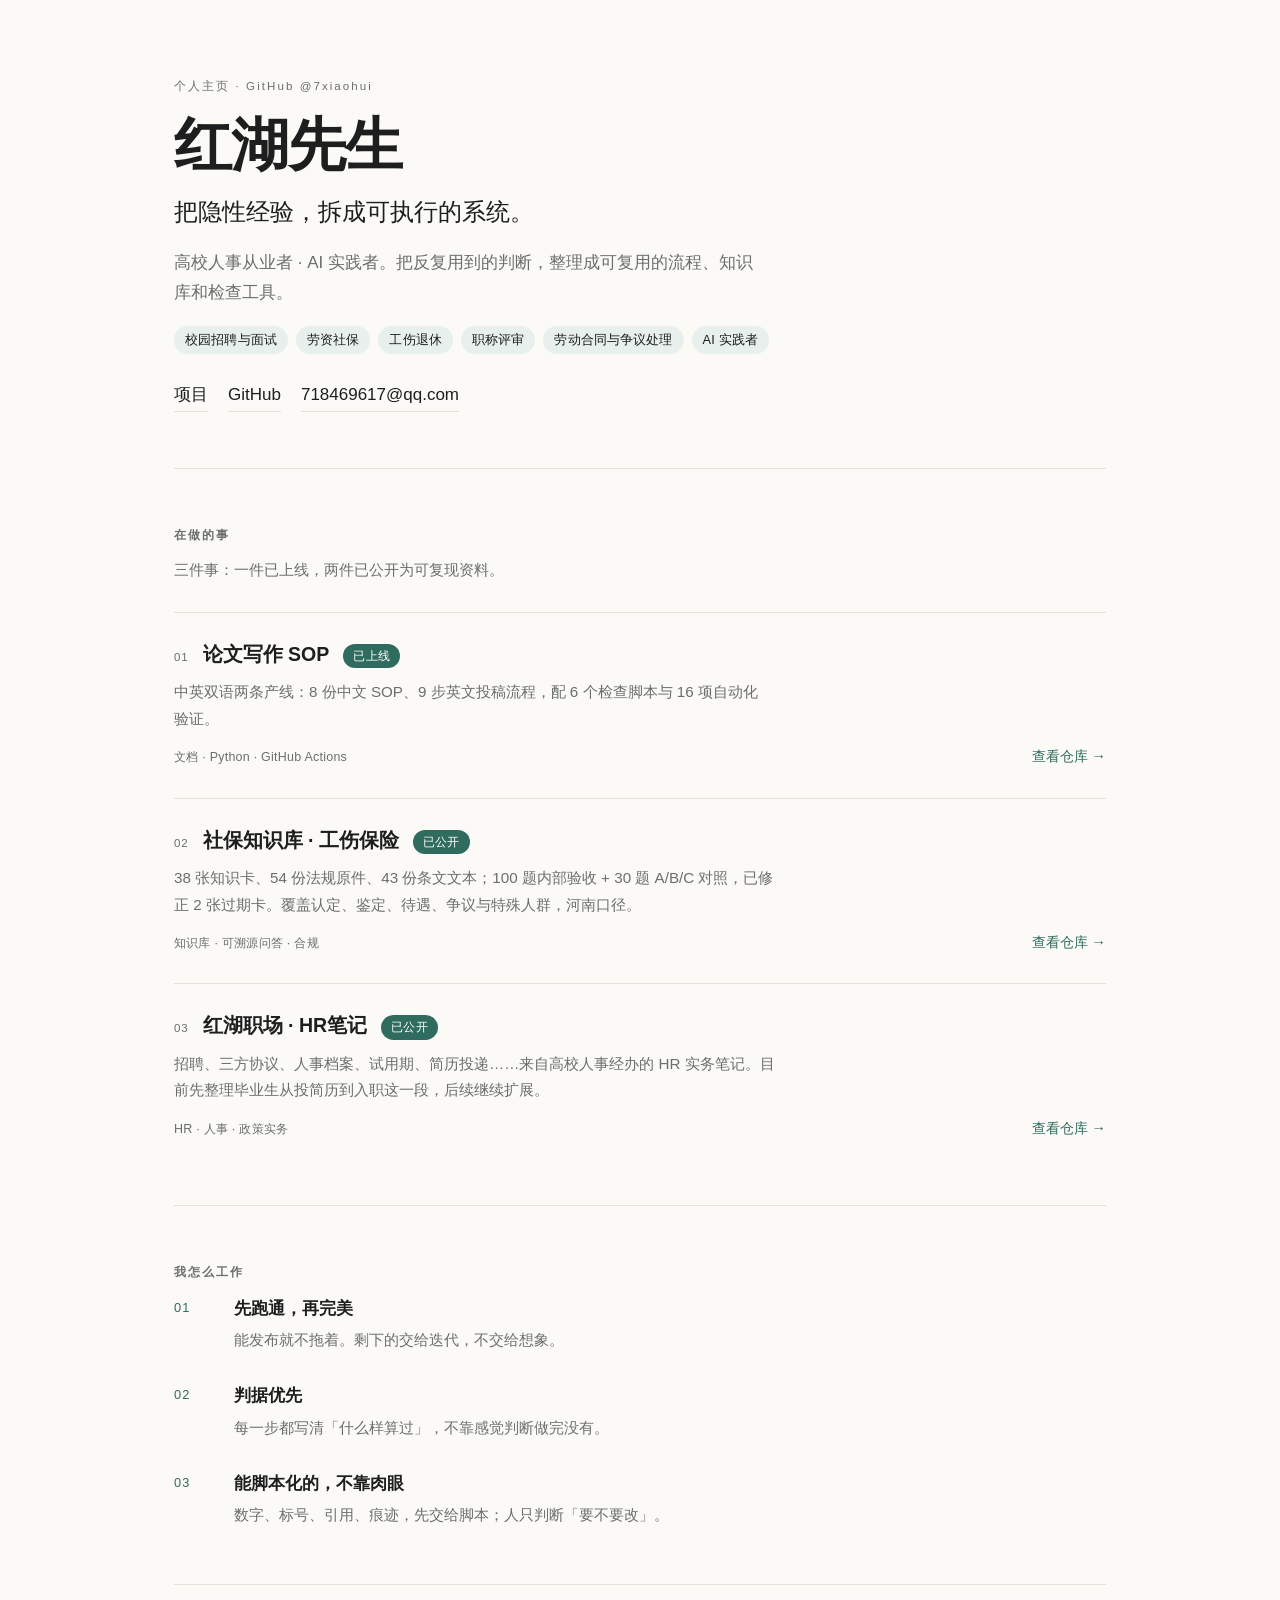
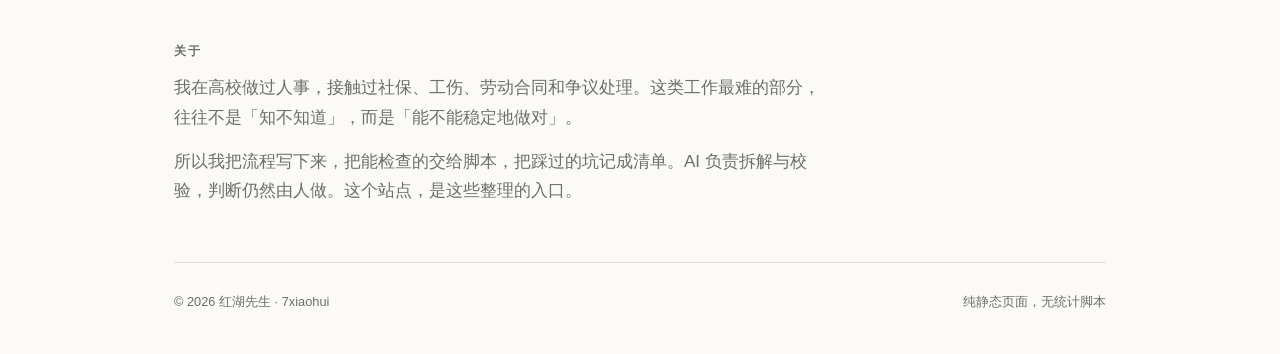
<file: index.html>
<!doctype html>
<html lang="zh-CN">
<head>
  <meta charset="utf-8">
  <meta name="viewport" content="width=device-width, initial-scale=1">
  <title>红湖先生 · 把隐性经验拆成可执行的系统</title>
  <meta name="description" content="红湖先生（GitHub @7xiaohui），高校人事从业者、AI 实践者。论文写作 SOP、河南工伤知识库与 HR笔记。">
  <meta name="theme-color" content="#fbfaf7" media="(prefers-color-scheme: light)">
  <meta name="theme-color" content="#141615" media="(prefers-color-scheme: dark)">
  <meta property="og:type" content="website">
  <meta property="og:locale" content="zh_CN">
  <meta property="og:title" content="红湖先生 · 把隐性经验拆成可执行的系统">
  <meta property="og:description" content="红湖先生（GitHub @7xiaohui），高校人事从业者、AI 实践者。论文写作 SOP、河南工伤知识库与 HR笔记。">
  <link rel="icon" href="assets/favicon.svg" type="image/svg+xml">
  <link rel="stylesheet" href="assets/style.css">
</head>
<body>
  <main class="page">

    <header class="hero">
      <p class="eyebrow">个人主页 · GitHub @7xiaohui</p>
      <h1>红湖先生</h1>
      <p class="tagline">把隐性经验，拆成可执行的系统。</p>
      <p class="intro">
        高校人事从业者 · AI 实践者。把反复用到的判断，整理成可复用的流程、知识库和检查工具。
      </p>
      <ul class="expertise" aria-label="专业领域">
        <li>校园招聘与面试</li>
        <li>劳资社保</li>
        <li>工伤退休</li>
        <li>职称评审</li>
        <li>劳动合同与争议处理</li>
        <li>AI 实践者</li>
      </ul>
      <nav class="links" aria-label="联系方式">
        <a href="#projects">项目</a>
        <a href="https://github.com/7xiaohui">GitHub</a>
        <a href="mailto:718469617@qq.com">718469617@qq.com</a>
      </nav>
    </header>

    <section aria-labelledby="projects">
      <h2 id="projects">在做的事</h2>
      <p class="section-note">三件事：一件已上线，两件已公开为可复现资料。</p>

      <ol class="project-list">

        <li class="project">
          <div class="project-head">
            <span class="project-num">01</span>
            <h3>论文写作 SOP</h3>
            <span class="status status--live">已上线</span>
          </div>
          <p class="project-desc">中英双语两条产线：8 份中文 SOP、9 步英文投稿流程，配 6 个检查脚本与 16 项自动化验证。</p>
          <div class="project-foot">
            <p class="project-meta">文档 · Python · GitHub Actions</p>
            <a class="project-link" href="https://github.com/7xiaohui/paper-writing-sop">查看仓库 <span aria-hidden="true">→</span></a>
          </div>
        </li>

        <li class="project">
          <div class="project-head">
            <span class="project-num">02</span>
            <h3>社保知识库 · 工伤保险</h3>
            <span class="status status--live">已公开</span>
          </div>
          <p class="project-desc">38 张知识卡、54 份法规原件、43 份条文文本；100 题内部验收 + 30 题 A/B/C 对照，已修正 2 张过期卡。覆盖认定、鉴定、待遇、争议与特殊人群，河南口径。</p>
          <div class="project-foot">
            <p class="project-meta">知识库 · 可溯源问答 · 合规</p>
            <a class="project-link" href="https://github.com/7xiaohui/henan-gongshang-kb">查看仓库 <span aria-hidden="true">→</span></a>
          </div>
        </li>


        <li class="project">
          <div class="project-head">
            <span class="project-num">03</span>
            <h3>红湖职场 · HR笔记</h3>
            <span class="status status--live">已公开</span>
          </div>
          <p class="project-desc">招聘、三方协议、人事档案、试用期、简历投递……来自高校人事经办的 HR 实务笔记。目前先整理毕业生从投简历到入职这一段，后续继续扩展。</p>
          <div class="project-foot">
            <p class="project-meta">HR · 人事 · 政策实务</p>
            <a class="project-link" href="https://github.com/7xiaohui/honghu-hr">查看仓库 <span aria-hidden="true">→</span></a>
          </div>
        </li>

      </ol>
    </section>

    <section aria-labelledby="principles">
      <h2 id="principles">我怎么工作</h2>
      <ol class="principles">
        <li>
          <span class="num">01</span>
          <div>
            <h3>先跑通，再完美</h3>
            <p>能发布就不拖着。剩下的交给迭代，不交给想象。</p>
          </div>
        </li>
        <li>
          <span class="num">02</span>
          <div>
            <h3>判据优先</h3>
            <p>每一步都写清「什么样算过」，不靠感觉判断做完没有。</p>
          </div>
        </li>
        <li>
          <span class="num">03</span>
          <div>
            <h3>能脚本化的，不靠肉眼</h3>
            <p>数字、标号、引用、痕迹，先交给脚本；人只判断「要不要改」。</p>
          </div>
        </li>
      </ol>
    </section>

    <section class="about" aria-labelledby="about">
      <h2 id="about">关于</h2>
      <p>我在高校做过人事，接触过社保、工伤、劳动合同和争议处理。这类工作最难的部分，往往不是「知不知道」，而是「能不能稳定地做对」。</p>
      <p>所以我把流程写下来，把能检查的交给脚本，把踩过的坑记成清单。AI 负责拆解与校验，判断仍然由人做。这个站点，是这些整理的入口。</p>
    </section>

    <footer>
      <p>© 2026 红湖先生 · 7xiaohui</p>
      <p>纯静态页面，无统计脚本</p>
    </footer>

  </main>
</body>
</html>
</file>
<file: assets/style.css>
:root {
  --bg: #fbfaf7;
  --text: #1d1f1e;
  --muted: #6b6f6c;
  --line: #e6e1d8;
  --accent: #2f6b5e;
  --accent-soft: #e8f0ed;
  --live-bg: #2f6b5e;
  --live-fg: #ffffff;
  --wip-bg: #f3ead8;
  --wip-fg: #7a5416;
  --plan-bg: #ecebe7;
  --plan-fg: #5f635f;
}

@media (prefers-color-scheme: dark) {
  :root {
    --bg: #141615;
    --text: #e9e7e2;
    --muted: #9aa09b;
    --line: #2b2f2c;
    --accent: #7fc0b0;
    --accent-soft: #22302c;
    --live-bg: #7fc0b0;
    --live-fg: #101614;
    --wip-bg: #352b19;
    --wip-fg: #e0bd7a;
    --plan-bg: #242825;
    --plan-fg: #a8ada8;
  }
}

* {
  box-sizing: border-box;
}

html {
  scroll-behavior: smooth;
}

body {
  margin: 0;
  background: var(--bg);
  color: var(--text);
  font-family: -apple-system, BlinkMacSystemFont, "Segoe UI", "Microsoft YaHei",
    "PingFang SC", "Hiragino Sans GB", sans-serif;
  font-size: 17px;
  line-height: 1.75;
  -webkit-font-smoothing: antialiased;
  text-rendering: optimizeLegibility;
}

.page {
  max-width: 980px;
  margin: 0 auto;
  padding: 76px 24px 40px;
}

/* ---------- hero ---------- */

.hero {
  padding-bottom: 56px;
  border-bottom: 1px solid var(--line);
}

.eyebrow {
  margin: 0 0 18px;
  font-size: 0.72rem;
  letter-spacing: 0.18em;
  color: var(--muted);
}

h1 {
  margin: 0 0 18px;
  font-size: clamp(2.4rem, 6vw, 3.6rem);
  line-height: 1.1;
  letter-spacing: -0.02em;
  font-weight: 650;
}

.tagline {
  margin: 0 0 18px;
  font-size: clamp(1.2rem, 2.4vw, 1.5rem);
  font-weight: 500;
  line-height: 1.45;
}

.intro {
  max-width: 62ch;
  margin: 0 0 18px;
  color: var(--muted);
  text-wrap: pretty;
}

.expertise {
  display: flex;
  flex-wrap: wrap;
  gap: 8px;
  list-style: none;
  margin: 0 0 26px;
  padding: 0;
}

.expertise li {
  padding: 3px 11px;
  border-radius: 999px;
  background: var(--accent-soft);
  color: var(--text);
  font-size: 0.8rem;
  line-height: 1.7;
  letter-spacing: 0.01em;
}

.links {
  display: flex;
  gap: 20px;
  flex-wrap: wrap;
}

.links a {
  color: var(--text);
  text-decoration: none;
  padding-bottom: 2px;
  border-bottom: 1px solid var(--line);
  transition: color 0.15s ease, border-color 0.15s ease;
}

.links a:hover {
  color: var(--accent);
  border-color: var(--accent);
}

/* ---------- sections ---------- */

section {
  padding: 56px 0;
  border-bottom: 1px solid var(--line);
}

h2 {
  margin: 0 0 10px;
  font-size: 0.78rem;
  letter-spacing: 0.16em;
  color: var(--muted);
  font-weight: 600;
}

.section-note {
  margin: 0 0 28px;
  color: var(--muted);
  font-size: 0.95rem;
}

/* ---------- projects（编辑式列表，不用卡片）---------- */

.project-list {
  list-style: none;
  margin: 0;
  padding: 0;
  border-top: 1px solid var(--line);
}

.project {
  padding: 28px 0;
  border-bottom: 1px solid var(--line);
}

.project:last-child {
  border-bottom: 0;
  padding-bottom: 8px;
}

.project-head {
  display: flex;
  align-items: baseline;
  gap: 14px;
  flex-wrap: wrap;
  margin-bottom: 10px;
}

.project-num {
  color: var(--muted);
  font-size: 0.72rem;
  letter-spacing: 0.08em;
  font-variant-numeric: tabular-nums;
}

.project h3 {
  margin: 0;
  font-size: 1.22rem;
  line-height: 1.4;
}

.project .status {
  transform: translateY(-1px);
}

.project-desc {
  max-width: 72ch;
  margin: 0 0 12px;
  color: var(--muted);
  font-size: 0.95rem;
  text-wrap: pretty;
}

.project-foot {
  display: flex;
  align-items: baseline;
  justify-content: space-between;
  gap: 16px;
  flex-wrap: wrap;
}

.project-meta {
  margin: 0;
  color: var(--muted);
  font-size: 0.78rem;
  letter-spacing: 0.02em;
}

.project-link {
  color: var(--accent);
  font-size: 0.9rem;
  font-weight: 500;
  text-decoration: none;
  white-space: nowrap;
}

.project-link:hover {
  text-decoration: underline;
  text-underline-offset: 4px;
}

.project-link--muted {
  color: var(--muted);
  font-weight: 400;
}

.status {
  display: inline-block;
  padding: 3px 10px;
  border-radius: 999px;
  font-size: 0.72rem;
  line-height: 1.6;
  letter-spacing: 0.02em;
}

.status--live {
  background: var(--live-bg);
  color: var(--live-fg);
}

.status--wip {
  background: var(--wip-bg);
  color: var(--wip-fg);
}

.status--plan {
  background: var(--plan-bg);
  color: var(--plan-fg);
}

/* ---------- principles ---------- */

.principles {
  list-style: none;
  margin: 0;
  padding: 0;
  display: grid;
  gap: 28px;
}

.principles li {
  display: grid;
  grid-template-columns: 44px 1fr;
  gap: 16px;
}

.num {
  padding-top: 3px;
  color: var(--accent);
  font-size: 0.8rem;
  letter-spacing: 0.08em;
  font-variant-numeric: tabular-nums;
}

.principles h3 {
  margin: 0 0 4px;
  font-size: 1.04rem;
}

.principles p {
  margin: 0;
  color: var(--muted);
  font-size: 0.94rem;
}

/* ---------- about / footer ---------- */

.about p {
  max-width: 70ch;
  margin: 0 0 14px;
  color: var(--muted);
  text-wrap: pretty;
}

.about p:last-child {
  margin-bottom: 0;
}

footer {
  display: flex;
  justify-content: space-between;
  gap: 12px;
  flex-wrap: wrap;
  padding-top: 28px;
  color: var(--muted);
  font-size: 0.8rem;
}

footer p {
  margin: 0;
}

/* ---------- mobile ---------- */

@media (max-width: 600px) {
  .page {
    padding: 48px 20px 32px;
  }

  .hero {
    padding-bottom: 40px;
  }

  section {
    padding: 40px 0;
  }

  .principles li {
    grid-template-columns: 32px 1fr;
    gap: 12px;
  }
}

@media (prefers-reduced-motion: reduce) {
  * {
    transition: none !important;
    scroll-behavior: auto !important;
  }
}
</file>
